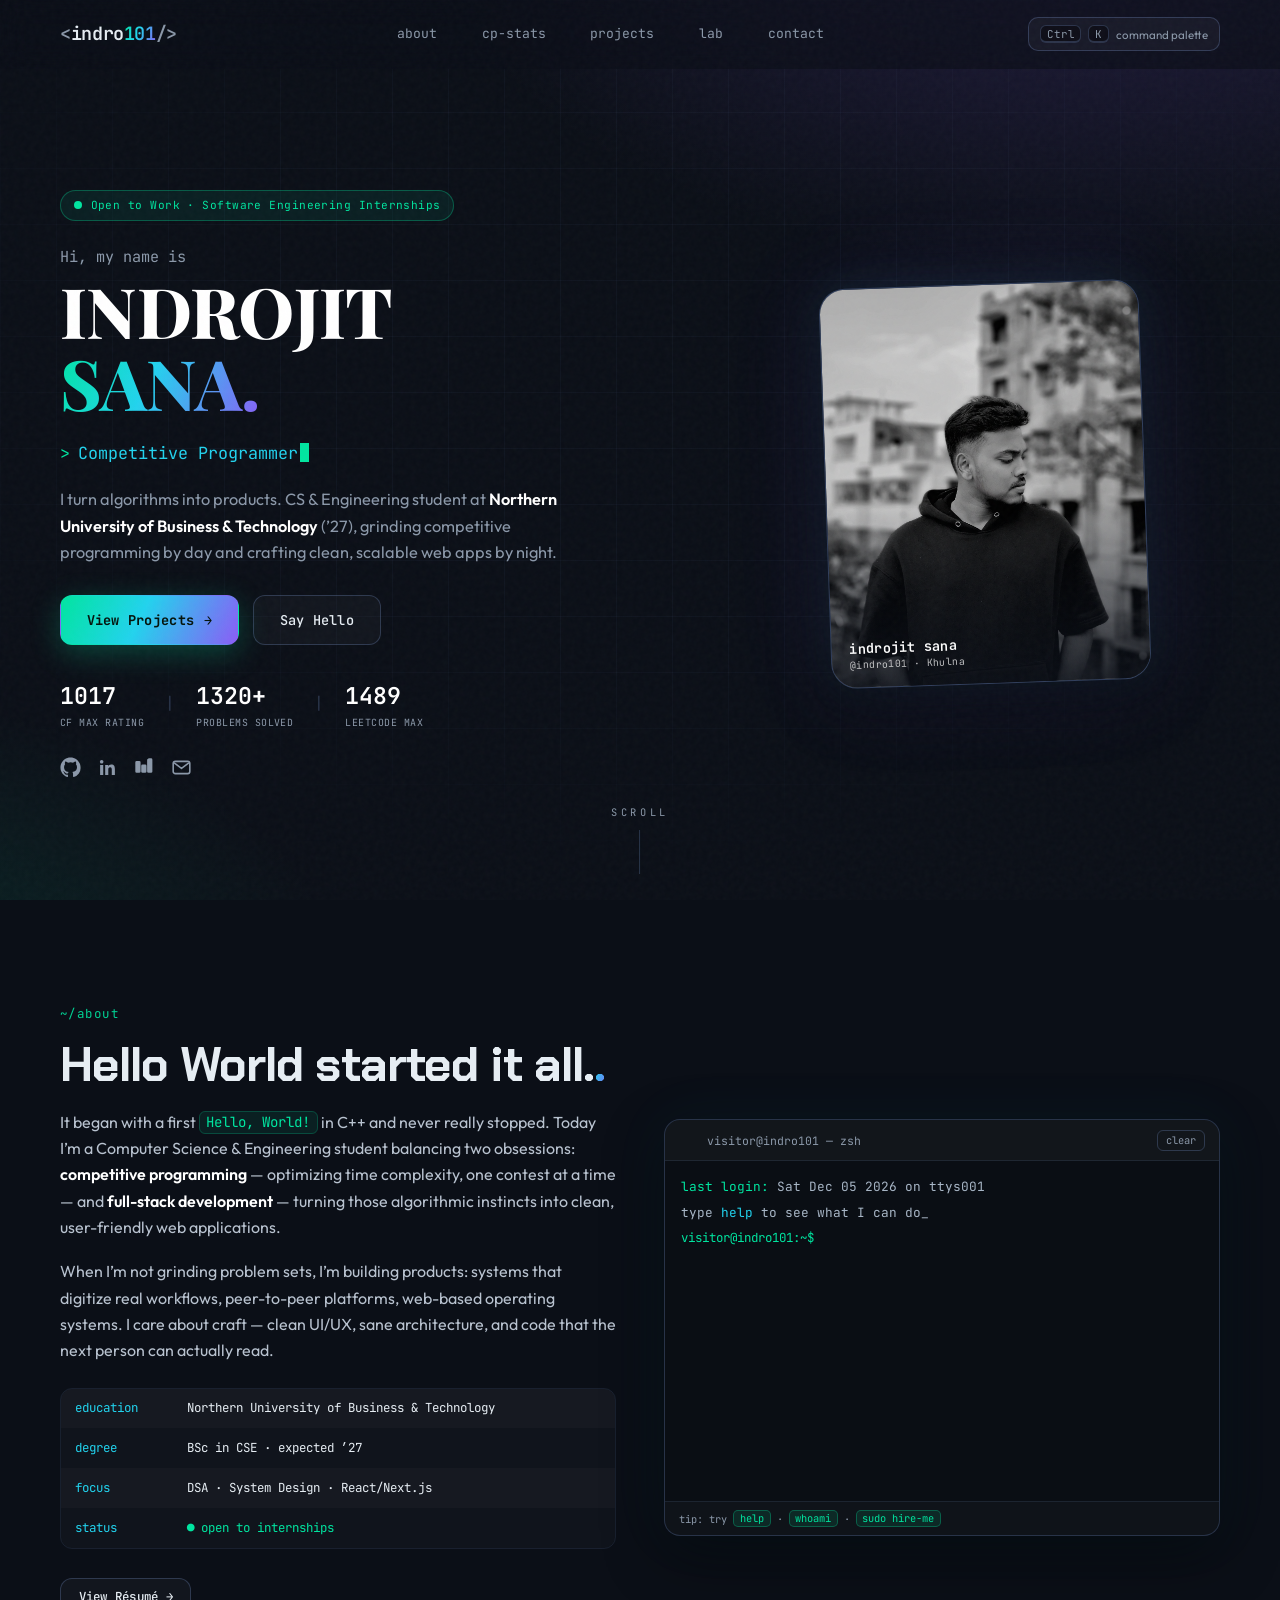
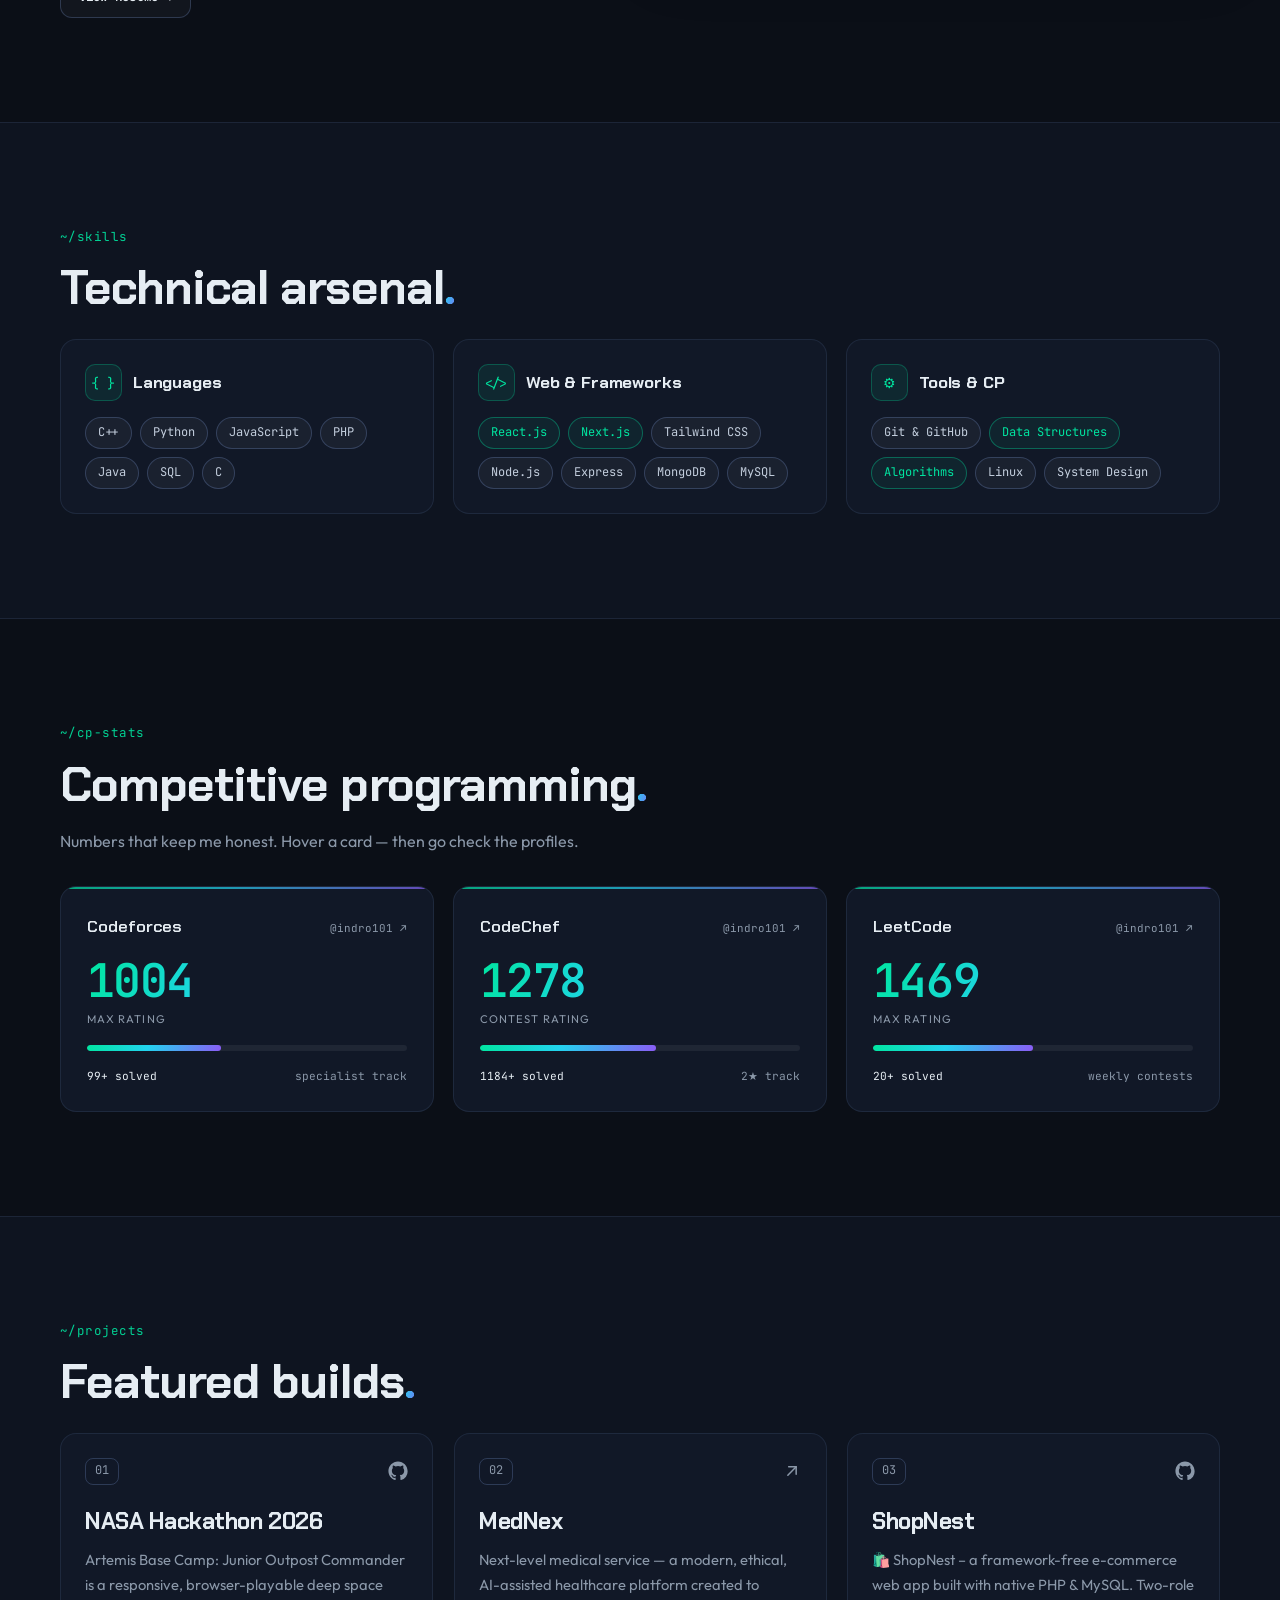
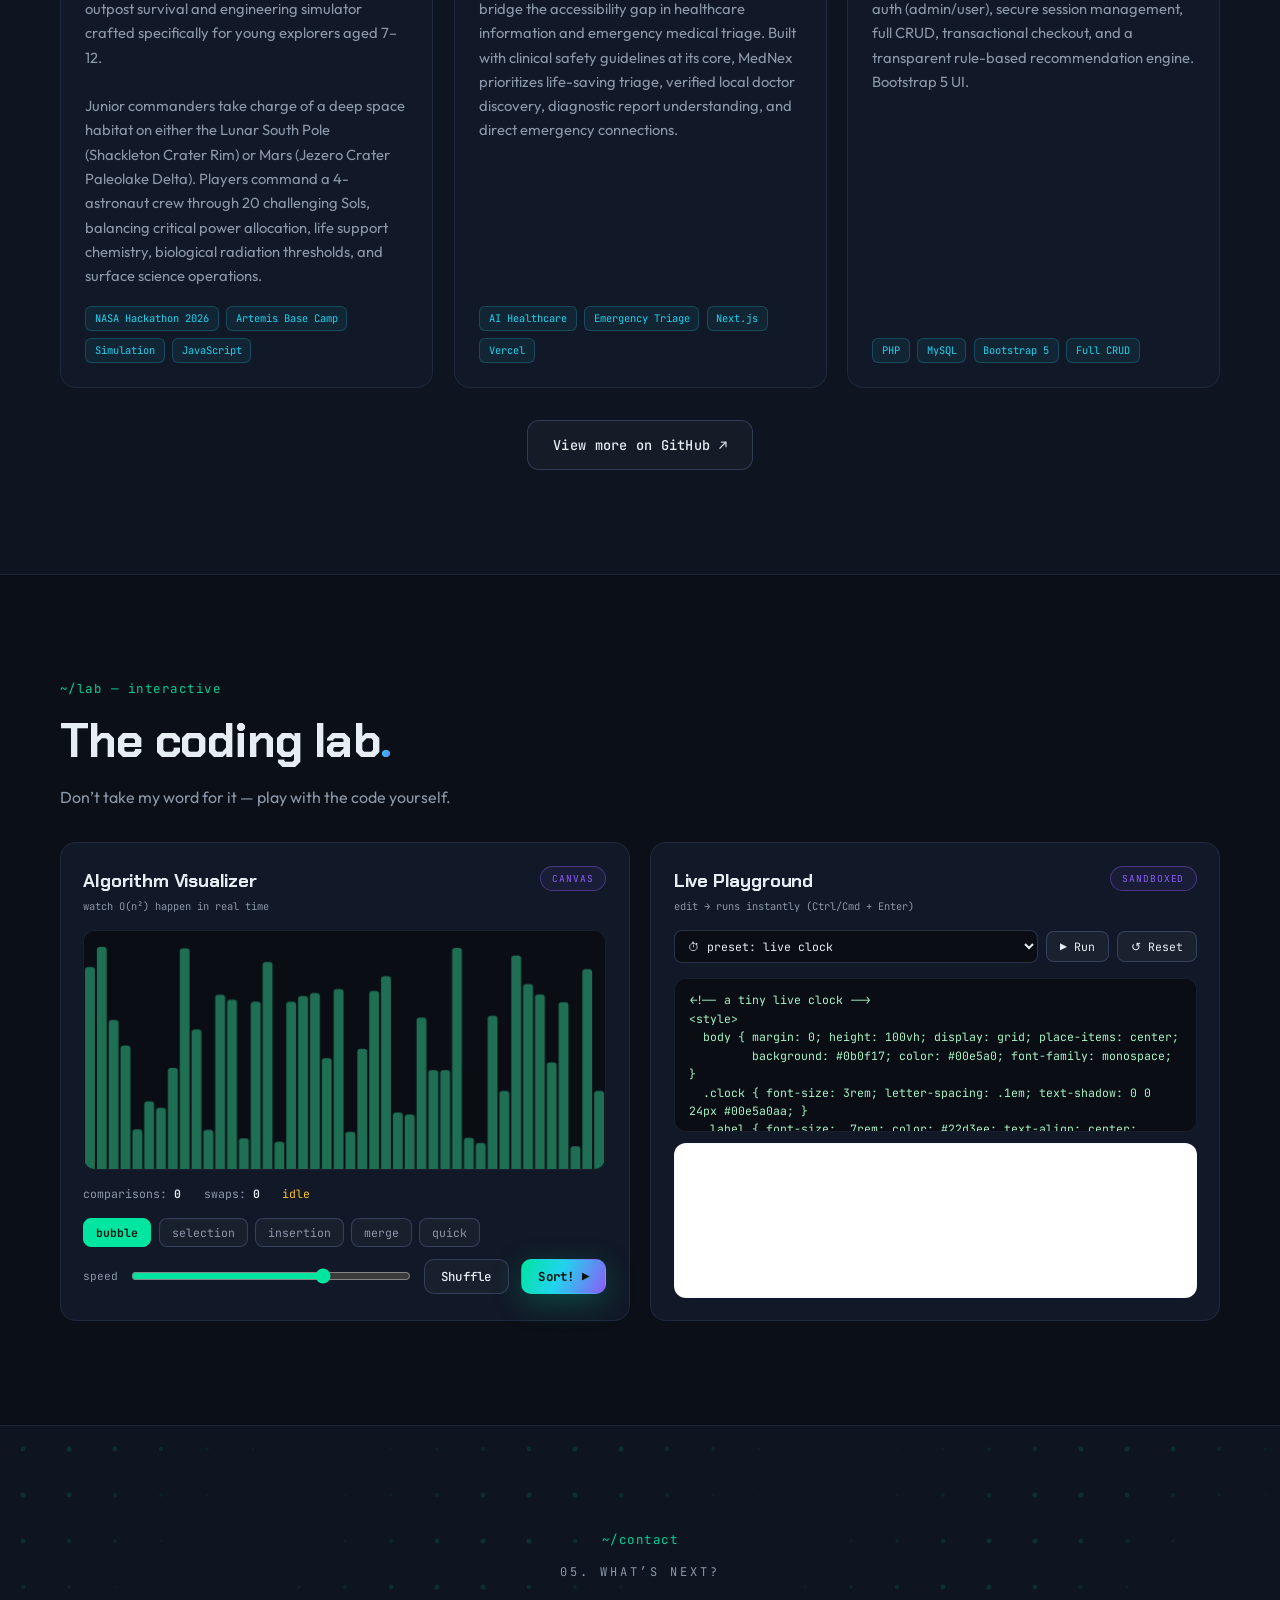
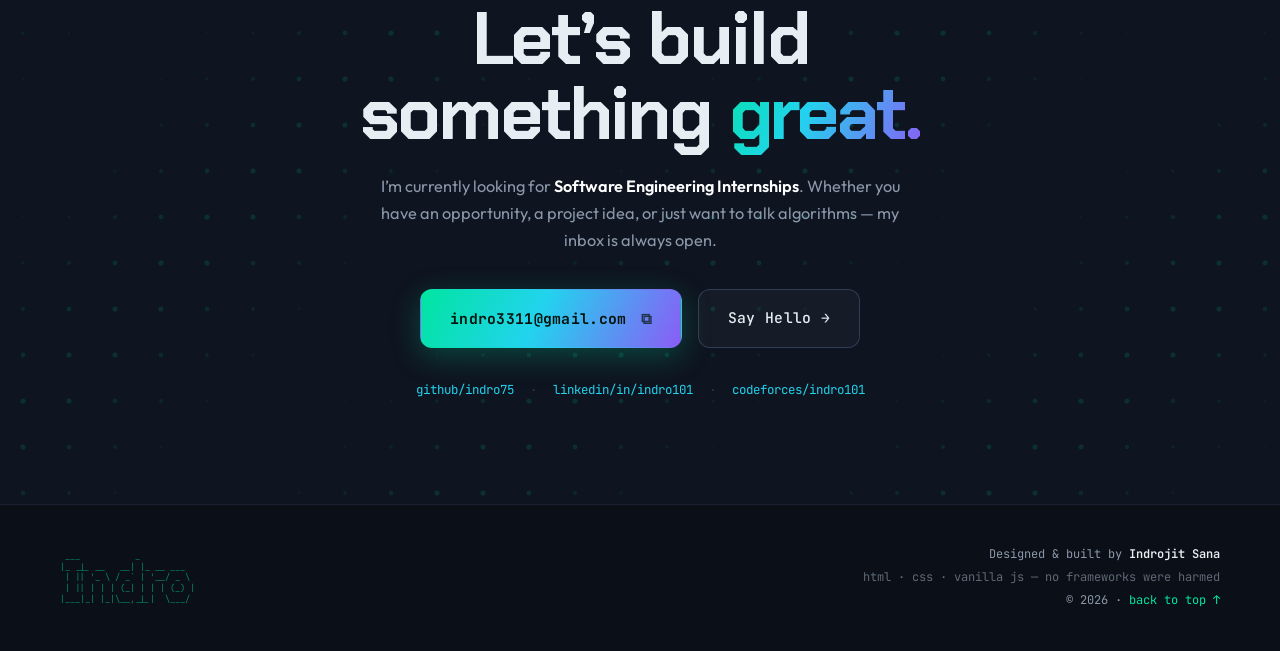
<file: index.html>
<!DOCTYPE html>
<html lang="en">
<head>
<meta charset="UTF-8" />
<meta name="viewport" content="width=device-width, initial-scale=1.0" />
<title>Indrojit Sana — Competitive Programmer & Full-Stack Developer</title>
<meta name="description" content="Portfolio of Indrojit Sana (@indro101) — CSE student at NUBT '27, competitive programmer (Codeforces 1017, CodeChef 1295, LeetCode 1489) and full-stack developer building scalable web apps with React, Next.js, Node & PHP." />
<meta name="author" content="Indrojit Sana" />
<meta property="og:title" content="Indrojit Sana — Competitive Programmer & Full-Stack Developer" />
<meta property="og:description" content="I turn algorithms into products. Explore my projects, competitive programming journey and an interactive lab." />
<meta property="og:type" content="website" />
<link rel="icon" type="image/svg+xml" href="favicon.svg" />
<link rel="preconnect" href="https://fonts.googleapis.com" />
<link rel="preconnect" href="https://fonts.gstatic.com" crossorigin />
<link href="https://fonts.googleapis.com/css2?family=Playfair+Display:wght@600;700;800&family=Chakra+Petch:wght@400;500;600;700&family=Outfit:wght@400;500;600&family=JetBrains+Mono:ital,wght@0,400;0,500;0,600;1,400&display=swap" rel="stylesheet" />
<link rel="stylesheet" href="css/styles.css" />
</head>
<body>

<!-- ═══════════ NAV ═══════════ -->
<header class="nav" id="topnav">
  <div class="nav-inner container">
    <a class="logo" href="#home" aria-label="Home"><span class="logo-bracket">&lt;</span>indro<span class="logo-accent">101</span><span class="logo-bracket">/&gt;</span></a>
    <nav class="nav-links" id="navLinks">
      <a href="#about">about</a>
      <a href="#cp">cp-stats</a>
      <a href="#projects">projects</a>
      <a href="#lab">lab</a>
      <a href="#contact">contact</a>
    </nav>
    <div class="nav-right">
      <button class="palette-btn" id="openPalette" aria-label="Open command palette">
        <kbd>Ctrl</kbd><kbd>K</kbd><span>command palette</span>
      </button>
      <button class="hamburger" id="hamburger" aria-label="Toggle menu"><span></span><span></span><span></span></button>
    </div>
  </div>
  <div class="mobile-menu" id="mobileMenu">
    <a href="#about">about</a>
    <a href="#skills">skills</a>
    <a href="#cp">cp-stats</a>
    <a href="#projects">projects</a>
    <a href="#lab">lab</a>
    <a href="#contact">contact</a>
  </div>
</header>

<main>
<!-- ═══════════ HERO ═══════════ -->
<section class="hero" id="home">
  <canvas id="rainCanvas" aria-hidden="true"></canvas>
  <div class="hero-glow" aria-hidden="true"></div>
  <div class="container hero-inner">
    <div class="hero-copy">
      <div class="availability"><span class="pulse-dot"></span> Open to Work · Software Engineering Internships</div>
      <p class="hero-eyebrow mono">Hi, my name is</p>
      <h1 class="hero-name">INDROJIT<br /><span class="grad-text">SANA.</span></h1>
      <p class="hero-role"><span class="mono prompt-arrow">&gt;</span> <span id="typewriter" class="mono"></span><span class="caret"></span></p>
      <p class="hero-sub">I turn algorithms into products. CS &amp; Engineering student at <strong>Northern University of Business &amp; Technology</strong> (’27), grinding competitive programming by day and crafting clean, scalable web apps by night.</p>
      <div class="hero-ctas">
        <a href="#projects" class="btn btn-primary">View Projects <span aria-hidden="true">→</span></a>
        <a href="mailto:indro3311@gmail.com" class="btn btn-ghost">Say Hello</a>
      </div>
      <div class="hero-stats mono">
        <div class="hstat"><span class="hstat-num" data-target="1017">0</span><span class="hstat-label">CF Max Rating</span></div>
        <div class="hstat-sep">|</div>
        <div class="hstat"><span class="hstat-num" data-target="1320" data-suffix="+">0</span><span class="hstat-label">Problems Solved</span></div>
        <div class="hstat-sep">|</div>
        <div class="hstat"><span class="hstat-num" data-target="1489">0</span><span class="hstat-label">LeetCode Max</span></div>
      </div>
      <div class="hero-socials">
        <a href="https://github.com/indro75" target="_blank" rel="noopener" aria-label="GitHub"><svg viewBox="0 0 24 24" fill="currentColor"><path d="M12 .5C5.65.5.5 5.65.5 12c0 5.08 3.29 9.39 7.86 10.91.58.11.79-.25.79-.55 0-.27-.01-1.17-.02-2.12-3.2.7-3.88-1.36-3.88-1.36-.52-1.33-1.28-1.68-1.28-1.68-1.04-.71.08-.7.08-.7 1.15.08 1.76 1.18 1.76 1.18 1.03 1.75 2.69 1.25 3.35.96.1-.74.4-1.25.72-1.54-2.55-.29-5.24-1.28-5.24-5.68 0-1.26.45-2.28 1.18-3.09-.12-.29-.51-1.45.11-3.02 0 0 .97-.31 3.17 1.18a11 11 0 0 1 5.86 0c2.2-1.49 3.16-1.18 3.16-1.18.63 1.57.24 2.73.12 3.02.73.81 1.18 1.83 1.18 3.09 0 4.41-2.7 5.38-5.27 5.66.41.35.77 1.05.77 2.12 0 1.53-.01 2.76-.01 3.14 0 .3.2.67.8.55A10.52 10.52 0 0 0 23.5 12C23.5 5.65 18.35.5 12 .5z"/></svg></a>
        <a href="https://www.linkedin.com/in/indro101/" target="_blank" rel="noopener" aria-label="LinkedIn"><svg viewBox="0 0 24 24" fill="currentColor"><path d="M20.45 20.45h-3.55v-5.57c0-1.33-.03-3.04-1.85-3.04-1.86 0-2.14 1.45-2.14 2.94v5.67H9.35V9h3.41v1.56h.05c.47-.9 1.63-1.85 3.37-1.85 3.6 0 4.27 2.37 4.27 5.45v6.29zM5.34 7.43a2.06 2.06 0 0 1-2.07-2.06A2.06 2.06 0 0 1 5.34 3.3a2.06 2.06 0 0 1 2.06 2.07 2.06 2.06 0 0 1-2.06 2.06zM7.12 20.45H3.56V9h3.56v11.45z"/></svg></a>
        <a href="https://codeforces.com/profile/indro101" target="_blank" rel="noopener" aria-label="Codeforces"><svg viewBox="0 0 24 24" fill="currentColor"><path d="M4.5 7.5A1.5 1.5 0 0 0 3 9v10.5A1.5 1.5 0 0 0 4.5 21h3A1.5 1.5 0 0 0 9 19.5V9a1.5 1.5 0 0 0-1.5-1.5h-3zm6.75 4A1.5 1.5 0 0 0 9.75 13v6.5a1.5 1.5 0 0 0 1.5 1.5h3a1.5 1.5 0 0 0 1.5-1.5V13a1.5 1.5 0 0 0-1.5-1.5h-3zm6.75-6.5A1.5 1.5 0 0 0 16.5 6v13.5a1.5 1.5 0 0 0 1.5 1.5h3a1.5 1.5 0 0 0 1.5-1.5V6a1.5 1.5 0 0 0-1.5-1.5h-3z" transform="translate(-1.5 -3)"/></svg></a>
        <a href="mailto:indro3311@gmail.com" aria-label="Email"><svg viewBox="0 0 24 24" fill="none" stroke="currentColor" stroke-width="1.8" stroke-linecap="round" stroke-linejoin="round"><rect x="2.5" y="5" width="19" height="14" rx="2.5"/><path d="m4 7 8 6 8-6"/></svg></a>
      </div>
    </div>

    <!-- Portrait -->
    <div class="hero-visual">
      <figure class="portrait-card">
        <img src="assets/img-0.jpg" alt="Indrojit Sana — portrait" fetchpriority="high" />
        <figcaption class="portrait-tag mono"><span class="portrait-name">indrojit sana</span><span class="portrait-handle">@indro101 · Khulna</span></figcaption>
      </figure>
    </div>
  </div>
  <a class="scroll-hint mono" href="#about">scroll<span class="scroll-line"></span></a>
</section>

<!-- ═══════════ ABOUT + TERMINAL ═══════════ -->
<section class="section" id="about">
  <div class="container">
    <p class="section-tag mono">~/about</p>
    <div class="about-grid">
      <div class="about-text reveal">
        <h2 class="section-title">Hello World started it all.<span class="grad-dot">.</span></h2>
        <p>It began with a first <code class="inline-code">Hello, World!</code> in C++ and never really stopped. Today I’m a Computer Science &amp; Engineering student balancing two obsessions: <strong>competitive programming</strong> — optimizing time complexity, one contest at a time — and <strong>full-stack development</strong> — turning those algorithmic instincts into clean, user-friendly web applications.</p>
        <p>When I’m not grinding problem sets, I’m building products: systems that digitize real workflows, peer-to-peer platforms, web-based operating systems. I care about craft — clean UI/UX, sane architecture, and code that the next person can actually read.</p>
        <ul class="about-facts mono">
          <li><span class="fact-key">education</span> Northern University of Business &amp; Technology</li>
          <li><span class="fact-key">degree&nbsp;&nbsp;&nbsp;</span> BSc in CSE · expected ’27</li>
          <li><span class="fact-key">focus&nbsp;&nbsp;&nbsp;&nbsp;&nbsp;</span> DSA · System Design · React/Next.js</li>
          <li><span class="fact-key">status&nbsp;&nbsp;&nbsp;&nbsp;</span> <span class="fact-ok">● open to internships</span></li>
        </ul>
        <a class="btn btn-ghost btn-sm" href="cv.html">View Résumé →</a>
      </div>

      <!-- Interactive terminal -->
      <div class="terminal reveal" id="terminal" aria-label="Interactive terminal — type help">
        <div class="terminal-bar">
          <span class="dot dot-red"></span><span class="dot dot-yellow"></span><span class="dot dot-green"></span>
          <span class="terminal-title mono">visitor@indro101 — zsh</span>
          <button class="terminal-clear mono" id="termClear" title="Clear terminal">clear</button>
        </div>
        <div class="terminal-body" id="termBody">
          <div class="term-out mono" id="termOut"></div>
          <div class="term-input-row mono">
            <span class="term-prompt">visitor@indro101:~$</span>
            <input class="term-input mono" id="termInput" type="text" autocomplete="off" autocapitalize="off" spellcheck="false" aria-label="Terminal input" />
          </div>
        </div>
        <div class="terminal-hint mono">tip: try <button class="hint-cmd" data-cmd="help">help</button> · <button class="hint-cmd" data-cmd="whoami">whoami</button> · <button class="hint-cmd" data-cmd="sudo hire-me">sudo hire-me</button></div>
      </div>
    </div>
  </div>
</section>

<!-- ═══════════ SKILLS ═══════════ -->
<section class="section section-alt" id="skills">
  <div class="container">
    <p class="section-tag mono">~/skills</p>
    <h2 class="section-title reveal">Technical arsenal<span class="grad-dot">.</span></h2>
    <div class="skills-grid">
      <div class="skill-card reveal">
        <div class="skill-card-head"><span class="skill-icon">{ }</span><h3>Languages</h3></div>
        <div class="chips">
          <span class="chip">C++</span><span class="chip">Python</span><span class="chip">JavaScript</span><span class="chip">PHP</span><span class="chip">Java</span><span class="chip">SQL</span><span class="chip">C</span>
        </div>
      </div>
      <div class="skill-card reveal">
        <div class="skill-card-head"><span class="skill-icon">&lt;/&gt;</span><h3>Web &amp; Frameworks</h3></div>
        <div class="chips">
          <span class="chip chip-hot">React.js</span><span class="chip chip-hot">Next.js</span><span class="chip">Tailwind CSS</span><span class="chip">Node.js</span><span class="chip">Express</span><span class="chip">MongoDB</span><span class="chip">MySQL</span>
        </div>
      </div>
      <div class="skill-card reveal">
        <div class="skill-card-head"><span class="skill-icon">⚙</span><h3>Tools &amp; CP</h3></div>
        <div class="chips">
          <span class="chip">Git &amp; GitHub</span><span class="chip chip-hot">Data Structures</span><span class="chip chip-hot">Algorithms</span><span class="chip">Linux</span><span class="chip">System Design</span>
        </div>
      </div>
    </div>
  </div>
</section>

<!-- ═══════════ CP STATS ═══════════ -->
<section class="section" id="cp">
  <div class="container">
    <p class="section-tag mono">~/cp-stats</p>
    <h2 class="section-title reveal">Competitive programming<span class="grad-dot">.</span></h2>
    <p class="section-sub reveal">Numbers that keep me honest. Hover a card — then go check the profiles.</p>
    <div class="cp-grid">
      <a class="cp-card reveal" href="https://codeforces.com/profile/indro101" target="_blank" rel="noopener">
        <div class="cp-head"><span class="cp-platform">Codeforces</span><span class="cp-handle mono">@indro101 ↗</span></div>
        <div class="cp-rating mono" data-target="1017">0</div>
        <div class="cp-rating-label">max rating</div>
        <div class="cp-bar"><div class="cp-bar-fill cf" data-width="42"></div></div>
        <div class="cp-foot mono"><span><span data-target="100" data-suffix="+">0</span> solved</span><span>specialist track</span></div>
      </a>
      <a class="cp-card reveal" href="https://www.codechef.com/users/indro101" target="_blank" rel="noopener">
        <div class="cp-head"><span class="cp-platform">CodeChef</span><span class="cp-handle mono">@indro101 ↗</span></div>
        <div class="cp-rating mono" data-target="1295">0</div>
        <div class="cp-rating-label">contest rating</div>
        <div class="cp-bar"><div class="cp-bar-fill chef" data-width="55"></div></div>
        <div class="cp-foot mono"><span><span data-target="1200" data-suffix="+">0</span> solved</span><span>2★ track</span></div>
      </a>
      <a class="cp-card reveal" href="https://leetcode.com/u/indro101/" target="_blank" rel="noopener">
        <div class="cp-head"><span class="cp-platform">LeetCode</span><span class="cp-handle mono">@indro101 ↗</span></div>
        <div class="cp-rating mono" data-target="1489">0</div>
        <div class="cp-rating-label">max rating</div>
        <div class="cp-bar"><div class="cp-bar-fill lc" data-width="50"></div></div>
        <div class="cp-foot mono"><span><span data-target="20" data-suffix="+">0</span> solved</span><span>weekly contests</span></div>
      </a>
    </div>
  </div>
</section>

<!-- ═══════════ PROJECTS ═══════════ -->
<section class="section section-alt" id="projects">
  <div class="container">
    <p class="section-tag mono">~/projects</p>
    <h2 class="section-title reveal">Featured builds<span class="grad-dot">.</span></h2>
    <div class="projects-grid">

      <article class="project-card reveal" data-tilt>
        <div class="project-glow"></div>
        <div class="project-top">
          <span class="project-num mono">01</span>
          <div class="project-links">
            <a href="https://github.com/indro75/Artemis-Base-Camp" target="_blank" rel="noopener" aria-label="NASA Hackathon 2026 - Artemis Base Camp source code"><svg viewBox="0 0 24 24" fill="currentColor"><path d="M12 .5C5.65.5.5 5.65.5 12c0 5.08 3.29 9.39 7.86 10.91.58.11.79-.25.79-.55 0-.27-.01-1.17-.02-2.12-3.2.7-3.88-1.36-3.88-1.36-.52-1.33-1.28-1.68-1.28-1.68-1.04-.71.08-.7.08-.7 1.15.08 1.76 1.18 1.76 1.18 1.03 1.75 2.69 1.25 3.35.96.1-.74.4-1.25.72-1.54-2.55-.29-5.24-1.28-5.24-5.68 0-1.26.45-2.28 1.18-3.09-.12-.29-.51-1.45.11-3.02 0 0 .97-.31 3.17 1.18a11 11 0 0 1 5.86 0c2.2-1.49 3.16-1.18 3.16-1.18.63 1.57.24 2.73.12 3.02.73.81 1.18 1.83 1.18 3.09 0 4.41-2.7 5.38-5.27 5.66.41.35.77 1.05.77 2.12 0 1.53-.01 2.76-.01 3.14 0 .3.2.67.8.55A10.52 10.52 0 0 0 23.5 12C23.5 5.65 18.35.5 12 .5z"/></svg></a>
          </div>
        </div>
        <h3 class="project-name">NASA Hackathon 2026</h3>
        <p class="project-desc">Artemis Base Camp: Junior Outpost Commander is a responsive, browser-playable deep space outpost survival and engineering simulator crafted specifically for young explorers aged 7–12.<br /><br />Junior commanders take charge of a deep space habitat on either the Lunar South Pole (Shackleton Crater Rim) or Mars (Jezero Crater Paleolake Delta). Players command a 4-astronaut crew through 20 challenging Sols, balancing critical power allocation, life support chemistry, biological radiation thresholds, and surface science operations.</p>
        <div class="project-tags mono"><span>NASA Hackathon 2026</span><span>Artemis Base Camp</span><span>Simulation</span><span>JavaScript</span></div>
      </article>

      <article class="project-card reveal" data-tilt>
        <div class="project-glow"></div>
        <div class="project-top">
          <span class="project-num mono">02</span>
          <div class="project-links">
            <a href="https://med-nex.vercel.app/" target="_blank" rel="noopener" aria-label="MedNex live demo"><svg viewBox="0 0 24 24" fill="none" stroke="currentColor" stroke-width="1.8" stroke-linecap="round" stroke-linejoin="round"><path d="M7 17 17 7"/><path d="M8 7h9v9"/></svg></a>
          </div>
        </div>
        <h3 class="project-name">MedNex</h3>
        <p class="project-desc">Next-level medical service — a modern, ethical, AI-assisted healthcare platform created to bridge the accessibility gap in healthcare information and emergency medical triage. Built with clinical safety guidelines at its core, MedNex prioritizes life-saving triage, verified local doctor discovery, diagnostic report understanding, and direct emergency connections.</p>
        <div class="project-tags mono"><span>AI Healthcare</span><span>Emergency Triage</span><span>Next.js</span><span>Vercel</span></div>
      </article>

      <article class="project-card reveal" data-tilt>
        <div class="project-glow"></div>
        <div class="project-top">
          <span class="project-num mono">03</span>
          <div class="project-links">
            <a href="https://github.com/indro75/Shopnest_eCommerceApp" target="_blank" rel="noopener" aria-label="ShopNest source code"><svg viewBox="0 0 24 24" fill="currentColor"><path d="M12 .5C5.65.5.5 5.65.5 12c0 5.08 3.29 9.39 7.86 10.91.58.11.79-.25.79-.55 0-.27-.01-1.17-.02-2.12-3.2.7-3.88-1.36-3.88-1.36-.52-1.33-1.28-1.68-1.28-1.68-1.04-.71.08-.7.08-.7 1.15.08 1.76 1.18 1.76 1.18 1.03 1.75 2.69 1.25 3.35.96.1-.74.4-1.25.72-1.54-2.55-.29-5.24-1.28-5.24-5.68 0-1.26.45-2.28 1.18-3.09-.12-.29-.51-1.45.11-3.02 0 0 .97-.31 3.17 1.18a11 11 0 0 1 5.86 0c2.2-1.49 3.16-1.18 3.16-1.18.63 1.57.24 2.73.12 3.02.73.81 1.18 1.83 1.18 3.09 0 4.41-2.7 5.38-5.27 5.66.41.35.77 1.05.77 2.12 0 1.53-.01 2.76-.01 3.14 0 .3.2.67.8.55A10.52 10.52 0 0 0 23.5 12C23.5 5.65 18.35.5 12 .5z"/></svg></a>
          </div>
        </div>
        <h3 class="project-name">ShopNest</h3>
        <p class="project-desc">🛍️ ShopNest – a framework-free e-commerce web app built with native PHP &amp; MySQL. Two-role auth (admin/user), secure session management, full CRUD, transactional checkout, and a transparent rule-based recommendation engine. Bootstrap 5 UI.</p>
        <div class="project-tags mono"><span>PHP</span><span>MySQL</span><span>Bootstrap 5</span><span>Full CRUD</span></div>
      </article>
    </div>
    <div class="projects-more reveal"><a class="btn btn-ghost" href="https://github.com/indro75" target="_blank" rel="noopener">View more on GitHub ↗</a></div>
  </div>
</section>

<!-- ═══════════ THE LAB ═══════════ -->
<section class="section" id="lab">
  <div class="container">
    <p class="section-tag mono">~/lab — interactive</p>
    <h2 class="section-title reveal">The coding lab<span class="grad-dot">.</span></h2>
    <p class="section-sub reveal">Don’t take my word for it — play with the code yourself.</p>

    <div class="lab-grid">
      <!-- Sorting visualizer -->
      <div class="lab-panel reveal">
        <div class="lab-panel-head">
          <div><h3>Algorithm Visualizer</h3><p class="mono lab-panel-sub">watch O(n²) happen in real time</p></div>
          <span class="lab-badge mono">canvas</span>
        </div>
        <canvas id="sortCanvas" class="sort-canvas" height="240"></canvas>
        <div class="sort-stats mono"><span>comparisons: <b id="cmpCount">0</b></span><span>swaps: <b id="swapCount">0</b></span><span id="sortStatus" class="sort-status">idle</span></div>
        <div class="sort-controls">
          <div class="algo-btns mono" id="algoBtns">
            <button class="algo-btn active" data-algo="bubble">bubble</button>
            <button class="algo-btn" data-algo="selection">selection</button>
            <button class="algo-btn" data-algo="insertion">insertion</button>
            <button class="algo-btn" data-algo="merge">merge</button>
            <button class="algo-btn" data-algo="quick">quick</button>
          </div>
          <div class="sort-row">
            <label class="speed-label mono" for="speedRange">speed</label>
            <input type="range" id="speedRange" min="1" max="100" value="70" />
            <button class="btn btn-small btn-ghost" id="shuffleBtn">Shuffle</button>
            <button class="btn btn-small btn-primary" id="sortBtn">Sort! ▶</button>
          </div>
        </div>
      </div>

      <!-- Live playground -->
      <div class="lab-panel reveal">
        <div class="lab-panel-head">
          <div><h3>Live Playground</h3><p class="mono lab-panel-sub">edit → runs instantly (Ctrl/Cmd + Enter)</p></div>
          <span class="lab-badge mono">sandboxed</span>
        </div>
        <div class="playground-toolbar mono">
          <select id="presetSelect" aria-label="Load a preset">
            <option value="clock">⏱ preset: live clock</option>
            <option value="button">✦ preset: neon button</option>
            <option value="card">▤ preset: gradient card</option>
          </select>
          <button class="pg-btn" id="runBtn">▶ Run</button>
          <button class="pg-btn" id="resetBtn">↺ Reset</button>
        </div>
        <div class="playground-split">
          <textarea id="playgroundCode" class="mono" spellcheck="false" aria-label="Editable HTML/CSS/JS"></textarea>
          <iframe id="playgroundFrame" title="Live preview" sandbox="allow-scripts"></iframe>
        </div>
      </div>
    </div>
  </div>
</section>

<!-- ═══════════ CONTACT ═══════════ -->
<section class="section contact-section" id="contact">
  <canvas id="gridCanvas" aria-hidden="true"></canvas>
  <div class="container contact-inner reveal">
    <p class="section-tag mono">~/contact</p>
    <p class="contact-kicker mono">05. What’s Next?</p>
    <h2 class="contact-title">Let’s build<br />something<span class="grad-text"> great.</span></h2>
    <p class="contact-sub">I’m currently looking for <strong>Software Engineering Internships</strong>. Whether you have an opportunity, a project idea, or just want to talk algorithms — my inbox is always open.</p>
    <div class="contact-actions">
      <button class="btn btn-primary btn-lg" id="copyEmailBtn">
        <span id="copyEmailLabel">indro3311@gmail.com</span>
        <span class="copy-icon" aria-hidden="true">⧉</span>
      </button>
      <a class="btn btn-ghost btn-lg" href="mailto:indro3311@gmail.com">Say Hello →</a>
    </div>
    <div class="contact-links mono">
      <a href="https://github.com/indro75" target="_blank" rel="noopener">github/indro75</a>
      <span class="sep">·</span>
      <a href="https://www.linkedin.com/in/indro101/" target="_blank" rel="noopener">linkedin/in/indro101</a>
      <span class="sep">·</span>
      <a href="https://codeforces.com/profile/indro101" target="_blank" rel="noopener">codeforces/indro101</a>
    </div>
  </div>
</section>
</main>

<!-- ═══════════ FOOTER ═══════════ -->
<footer class="footer">
  <div class="container footer-inner">
    <pre class="footer-ascii mono"> ___           _
|_ _|_ __   __| |_ __ ___
 | || '_ \ / _` | '__/ _ \
 | || | | | (_| | | | (_) |
|___|_| |_|\__,_|_|  \___/</pre>
    <div class="footer-meta">
      <p class="mono">Designed &amp; built by <strong>Indrojit Sana</strong></p>
      <p class="footer-built mono">html · css · vanilla js — no frameworks were harmed</p>
      <p class="footer-copy mono">© <span id="footerYear"></span> · <a href="#home">back to top ↑</a></p>
    </div>
  </div>
</footer>

<!-- ═══════════ COMMAND PALETTE ═══════════ -->
<div class="palette-overlay" id="paletteOverlay" role="dialog" aria-modal="true" aria-label="Command palette" hidden>
  <div class="palette">
    <div class="palette-input-row">
      <span class="palette-icon mono">❯</span>
      <input id="paletteInput" class="mono" type="text" placeholder="Type a command or search…" autocomplete="off" autocapitalize="off" spellcheck="false" />
      <kbd class="palette-esc mono">ESC</kbd>
    </div>
    <ul class="palette-list" id="paletteList" role="listbox"></ul>
    <div class="palette-foot mono"><span>↑↓ navigate</span><span>↵ run</span><span>esc close</span></div>
  </div>
</div>

<div class="toast mono" id="toast" role="status" aria-live="polite"></div>

<script src="js/main.js" defer></script>
<script src="js/terminal.js" defer></script>
<script src="js/visualizer.js" defer></script>
<script src="js/playground.js" defer></script>
<script src="js/palette.js" defer></script>
</body>
</html>
</file>
<file: css/styles.css>
/* ═══════════════════════════════════════════════════════════
   INDROJIT SANA — Portfolio · modern dark developer aesthetic
   ═══════════════════════════════════════════════════════════ */
:root {
  --bg: #0b0f17;
  --bg-2: #0e1420;
  --panel: #111827;
  --panel-2: #151d2e;
  --border: rgba(148, 184, 255, 0.10);
  --border-strong: rgba(148, 184, 255, 0.22);
  --text: #e6edf3;
  --muted: #8b98a9;
  --mint: #00e5a0;
  --cyan: #22d3ee;
  --violet: #8b5cf6;
  --amber: #fbbf24;
  --red: #f87171;
  --grad: linear-gradient(115deg, #00e5a0 0%, #22d3ee 45%, #8b5cf6 100%);
  --grad-soft: linear-gradient(115deg, rgba(0,229,160,.16), rgba(34,211,238,.12) 45%, rgba(139,92,246,.16));
  --shadow: 0 20px 60px rgba(0, 0, 0, 0.45);
  --mono: 'JetBrains Mono', monospace;
  --display: 'Chakra Petch', sans-serif;
  --name: 'Playfair Display', Georgia, serif;
  --body: 'Outfit', sans-serif;
  --radius: 16px;
}

* { margin: 0; padding: 0; box-sizing: border-box; }
html { scroll-behavior: smooth; scroll-padding-top: 90px; }
body {
  background: var(--bg);
  color: var(--text);
  font-family: var(--body);
  line-height: 1.65;
  overflow-x: hidden;
  -webkit-font-smoothing: antialiased;
}
/* film grain */
body::after {
  content: "";
  position: fixed; inset: 0; z-index: 2000; pointer-events: none; opacity: .05;
  background-image: url("data:image/svg+xml,%3Csvg viewBox='0 0 200 200' xmlns='http://www.w3.org/2000/svg'%3E%3Cfilter id='n'%3E%3CfeTurbulence type='fractalNoise' baseFrequency='0.85' numOctaves='4' stitchTiles='stitch'/%3E%3C/filter%3E%3Crect width='100%25' height='100%25' filter='url(%23n)' opacity='0.6'/%3E%3C/svg%3E");
}
.mono { font-family: var(--mono); }
.container { width: min(1160px, 100% - 3rem); margin-inline: auto; }
strong { color: #fff; font-weight: 600; }
code.inline-code { font-family: var(--mono); font-size: .88em; background: rgba(0,229,160,.08); border: 1px solid rgba(0,229,160,.22); color: var(--mint); padding: .1em .45em; border-radius: 6px; }
a { color: inherit; text-decoration: none; }
button { cursor: pointer; font-family: inherit; }
::selection { background: rgba(0,229,160,.28); color: #04140c; }

/* ═══════════ BUTTONS ═══════════ */
.btn {
  display: inline-flex; align-items: center; gap: .6rem;
  font-family: var(--mono); font-size: .85rem; font-weight: 500; letter-spacing: .02em;
  padding: .8rem 1.6rem; border-radius: 12px; border: 1px solid transparent;
  transition: transform .25s, box-shadow .25s, background .25s, border-color .25s;
  white-space: nowrap;
}
.btn:hover { transform: translateY(-2px); }
.btn:active { transform: translateY(0) scale(.98); }
.btn-primary { background: var(--grad); color: #04140c; font-weight: 700; box-shadow: 0 8px 30px rgba(0,229,160,.25); }
.btn-primary:hover { box-shadow: 0 12px 40px rgba(0,229,160,.4); }
.btn-ghost { background: rgba(255,255,255,.03); border-color: var(--border-strong); color: var(--text); }
.btn-ghost:hover { border-color: var(--mint); color: var(--mint); }
.btn-small { padding: .5rem 1rem; font-size: .78rem; border-radius: 10px; }
.btn-lg { padding: 1rem 1.8rem; font-size: .92rem; }
.btn-sm { padding: .55rem 1.1rem; font-size: .78rem; }

/* ═══════════ NAV ═══════════ */
.nav {
  position: fixed; top: 0; left: 0; right: 0; z-index: 100;
  backdrop-filter: blur(14px); -webkit-backdrop-filter: blur(14px);
  background: rgba(11,15,23,.65);
  border-bottom: 1px solid transparent;
  transition: border-color .3s, background .3s;
}
.nav.scrolled { border-bottom-color: var(--border); background: rgba(11,15,23,.85); }
.nav-inner { display: flex; align-items: center; justify-content: space-between; height: 68px; gap: 1rem; }
.logo { font-family: var(--mono); font-weight: 600; font-size: 1.15rem; letter-spacing: -.02em; }
.logo-bracket { color: var(--muted); }
.logo-accent { background: var(--grad); -webkit-background-clip: text; background-clip: text; -webkit-text-fill-color: transparent; }
.nav-links { display: flex; gap: 1.6rem; }
.nav-links a {
  font-family: var(--mono); font-size: .82rem; color: var(--muted); position: relative; padding: .2rem .1rem;
  transition: color .2s;
}
.nav-links a::before { content: "./"; color: rgba(0,229,160,0); transition: color .2s; }
.nav-links a:hover { color: var(--mint); }
.nav-links a:hover::before { color: rgba(0,229,160,.6); }
.palette-btn {
  display: flex; align-items: center; gap: .45rem;
  background: rgba(255,255,255,.04); border: 1px solid var(--border-strong);
  color: var(--muted); border-radius: 10px; padding: .42rem .7rem; font-size: .72rem;
  transition: border-color .2s, color .2s;
}
.palette-btn:hover { border-color: var(--mint); color: var(--mint); }
.palette-btn kbd { background: rgba(0,0,0,.4); border: 1px solid var(--border-strong); border-bottom-width: 2px; border-radius: 6px; padding: .05rem .35rem; font-family: var(--mono); font-size: .68rem; }
.hamburger { display: none; flex-direction: column; gap: 5px; background: none; border: none; padding: .5rem; z-index: 110; }
.hamburger span { width: 22px; height: 2px; background: var(--text); transition: transform .3s, opacity .3s; }
.hamburger.open span:nth-child(1) { transform: translateY(7px) rotate(45deg); }
.hamburger.open span:nth-child(2) { opacity: 0; }
.hamburger.open span:nth-child(3) { transform: translateY(-7px) rotate(-45deg); }
.mobile-menu {
  display: none; flex-direction: column; gap: 1.1rem; padding: 1.4rem 1.5rem 1.8rem;
  background: rgba(11,15,23,.97); border-bottom: 1px solid var(--border);
  backdrop-filter: blur(14px);
}
.mobile-menu a { font-family: var(--mono); color: var(--muted); font-size: .95rem; }
.mobile-menu a:hover { color: var(--mint); }
.mobile-menu.open { display: flex; }

/* ═══════════ HERO ═══════════ */
.hero {
  position: relative; min-height: 100svh; display: flex; flex-direction: column; justify-content: center;
  overflow: hidden;
  background:
    radial-gradient(1100px 600px at 85% -10%, rgba(139,92,246,.18), transparent 60%),
    radial-gradient(900px 500px at -15% 110%, rgba(0,229,160,.12), transparent 60%),
    var(--bg);
}
#rainCanvas { position: absolute; inset: 0; width: 100%; height: 100%; opacity: .35; }
.hero-glow {
  position: absolute; inset: 0; pointer-events: none;
  background-image:
    linear-gradient(rgba(148,184,255,.035) 1px, transparent 1px),
    linear-gradient(90deg, rgba(148,184,255,.035) 1px, transparent 1px);
  background-size: 56px 56px;
  mask-image: radial-gradient(ellipse 90% 80% at 50% 40%, black 40%, transparent 75%);
  -webkit-mask-image: radial-gradient(ellipse 90% 80% at 50% 40%, black 40%, transparent 75%);
}
.hero-inner {
  position: relative; z-index: 1;
  display: grid; grid-template-columns: 1.15fr .85fr; gap: 3.5rem; align-items: center;
  padding-top: 68px;
}
.availability {
  display: inline-flex; align-items: center; gap: .55rem;
  font-family: var(--mono); font-size: .7rem; letter-spacing: .04em; color: var(--mint);
  background: rgba(0,229,160,.08); border: 1px solid rgba(0,229,160,.3);
  padding: .35rem .8rem; border-radius: 100px; margin-bottom: 1.4rem; width: fit-content;
}
.pulse-dot { width: 8px; height: 8px; border-radius: 50%; background: var(--mint); animation: pulse 1.6s ease-in-out infinite; }
@keyframes pulse { 0%,100% { box-shadow: 0 0 0 0 rgba(0,229,160,.6); } 50% { box-shadow: 0 0 0 5px rgba(0,229,160,0); } }
.hero-eyebrow { color: var(--muted); font-size: .95rem; margin-bottom: .4rem; }
.hero-name {
  font-family: var(--name); font-weight: 800; line-height: 1.03; letter-spacing: -.01em;
  font-size: clamp(2.3rem, 5.9vw, 4.35rem); color: #fff; margin-bottom: 1.3rem;
}
.grad-text { background: var(--grad); -webkit-background-clip: text; background-clip: text; -webkit-text-fill-color: transparent; }
.hero-role { font-size: 1.05rem; color: var(--text); margin-bottom: 1.1rem; min-height: 1.7em; }
.prompt-arrow { color: var(--mint); margin-right: .3rem; }
#typewriter { color: var(--cyan); }
.caret { display: inline-block; width: .55em; height: 1.1em; background: var(--mint); vertical-align: -0.15em; margin-left: 2px; animation: blink 1.05s steps(1) infinite; }
@keyframes blink { 50% { opacity: 0; } }
.hero-sub { color: var(--muted); max-width: 34rem; margin-bottom: 1.8rem; font-size: 1.02rem; }
.hero-ctas { display: flex; gap: .9rem; flex-wrap: wrap; margin-bottom: 2rem; }
.hero-stats { display: flex; align-items: center; gap: 1.3rem; margin-bottom: 1.6rem; flex-wrap: wrap; }
.hstat { display: flex; flex-direction: column; }
.hstat-num { font-size: 1.45rem; font-weight: 600; color: #fff; }
.hstat-label { font-size: .62rem; color: var(--muted); letter-spacing: .05em; text-transform: uppercase; }
.hstat-sep { color: var(--border-strong); }
.hero-socials { display: flex; gap: 1rem; }
.hero-socials a { color: var(--muted); transition: color .2s, transform .2s; }
.hero-socials a:hover { color: var(--mint); transform: translateY(-3px); }
.hero-socials svg { width: 21px; height: 21px; display: block; }

/* Hero visual: portrait */
.hero-visual { position: relative; display: flex; justify-content: center; align-items: center; min-height: 460px; }
.portrait-card {
  position: relative; width: min(320px, 72vw); aspect-ratio: 4 / 5;
  border-radius: 26px; overflow: hidden; transform: rotate(-2deg);
  border: 1px solid var(--border-strong);
  box-shadow: var(--shadow), 0 0 90px rgba(139,92,246,.16), 0 0 40px rgba(0,229,160,.08);
  z-index: 1; background: var(--panel-2);
}
.portrait-card img { width: 100%; height: 100%; object-fit: cover; object-position: center 12%; display: block; }
.portrait-card::after {
  content: ""; position: absolute; inset: 0;
  background: linear-gradient(180deg, transparent 55%, rgba(11,15,23,.88) 100%);
  pointer-events: none;
}
.portrait-tag {
  position: absolute; left: 1.1rem; bottom: 1rem; z-index: 1;
  display: flex; flex-direction: column; line-height: 1.35;
}
.portrait-name { color: #fff; font-size: .85rem; font-weight: 600; letter-spacing: .02em; }
.portrait-handle { color: rgba(255,255,255,.72); font-size: .62rem; letter-spacing: .04em; }

.scroll-hint {
  position: absolute; bottom: 1.6rem; left: 50%; transform: translateX(-50%);
  display: flex; flex-direction: column; align-items: center; gap: .6rem;
  font-size: .65rem; letter-spacing: .35em; text-transform: uppercase; color: var(--muted); z-index: 1;
}
.scroll-line { width: 1px; height: 44px; background: var(--border-strong); position: relative; overflow: hidden; }
.scroll-line::after { content: ""; position: absolute; top: -14px; left: 0; width: 100%; height: 14px; background: var(--mint); animation: scrollLine 1.8s ease-in-out infinite; }
@keyframes scrollLine { 0% { top: -14px; } 60%,100% { top: 100%; } }

/* ═══════════ SECTIONS ═══════════ */
.section { padding: 6.5rem 0; position: relative; }
.section-alt { background: var(--bg-2); border-top: 1px solid var(--border); border-bottom: 1px solid var(--border); }
.section-tag { font-size: .78rem; color: var(--mint); letter-spacing: .12em; margin-bottom: .8rem; opacity: .9; }
.section-title { font-family: var(--display); font-size: clamp(1.9rem, 4.2vw, 3rem); font-weight: 700; letter-spacing: -.02em; line-height: 1.15; margin-bottom: 1rem; }
.grad-dot { background: var(--grad); -webkit-background-clip: text; background-clip: text; -webkit-text-fill-color: transparent; }
.section-sub { color: var(--muted); margin-bottom: 2rem; max-width: 36rem; }

/* reveal on scroll */
.reveal { opacity: 0; transform: translateY(34px); transition: opacity .7s cubic-bezier(.22,1,.36,1), transform .7s cubic-bezier(.22,1,.36,1); }
.reveal.visible { opacity: 1; transform: none; }

/* ═══════════ ABOUT ═══════════ */
.about-grid { display: grid; grid-template-columns: 1fr 1fr; gap: 3rem; align-items: center; margin-top: .5rem; }
.about-text p { color: #b8c2cf; margin-bottom: 1.1rem; }
.about-facts { list-style: none; margin: 1.5rem 0 1.8rem; font-size: .78rem; border: 1px solid var(--border); border-radius: 12px; overflow: hidden; }
.about-facts li { padding: .6rem .9rem; background: rgba(255,255,255,.02); display: flex; gap: .8rem; align-items: baseline; }
.about-facts li:nth-child(odd) { background: rgba(255,255,255,.045); }
.fact-key { color: var(--cyan); min-width: 6.2rem; }
.fact-ok { color: var(--mint); }

/* Terminal */
.terminal {
  border-radius: var(--radius); overflow: hidden; border: 1px solid var(--border-strong);
  background: #0a0e14; box-shadow: var(--shadow), 0 0 60px rgba(34,211,238,.06);
  display: flex; flex-direction: column;
}
.terminal-bar { display: flex; align-items: center; gap: .45rem; padding: .6rem .9rem; background: rgba(255,255,255,.03); border-bottom: 1px solid var(--border); }
.terminal-title { margin-left: .4rem; font-size: .72rem; color: var(--muted); flex: 1; }
.terminal-clear { background: none; border: 1px solid var(--border-strong); color: var(--muted); border-radius: 6px; font-size: .65rem; padding: .15rem .5rem; }
.terminal-clear:hover { color: var(--red); border-color: var(--red); }
.terminal-body { padding: .9rem 1rem; height: 340px; overflow-y: auto; font-size: .8rem; cursor: text; }
.terminal-body::-webkit-scrollbar { width: 8px; }
.terminal-body::-webkit-scrollbar-thumb { background: #1f2b3f; border-radius: 4px; }
.term-out { white-space: pre-wrap; word-break: break-word; }
.term-line { margin-bottom: .3rem; }
.term-cmd { color: #fff; }
.term-res { color: #a8b6c6; }
.term-ok { color: var(--mint); }
.term-warn { color: var(--amber); }
.term-err { color: var(--red); }
.term-accent { color: var(--cyan); }
.term-input-row { display: flex; align-items: center; gap: .5rem; margin-top: .35rem; }
.term-prompt { color: var(--mint); white-space: nowrap; font-size: .78rem; }
.term-input { flex: 1; background: transparent; border: none; outline: none; color: #fff; font-size: .8rem; caret-color: var(--mint); }
.terminal-hint { padding: .45rem .9rem; font-size: .65rem; color: var(--muted); border-top: 1px solid var(--border); background: rgba(255,255,255,.02); }
.hint-cmd { background: rgba(0,229,160,.1); border: 1px solid rgba(0,229,160,.3); color: var(--mint); border-radius: 5px; font-size: .65rem; padding: .05rem .35rem; font-family: var(--mono); }
.hint-cmd:hover { background: rgba(0,229,160,.2); }

/* ═══════════ SKILLS ═══════════ */
.skills-grid { display: grid; grid-template-columns: repeat(3, 1fr); gap: 1.2rem; margin-top: 1.5rem; }
.skill-card {
  background: var(--panel); border: 1px solid var(--border); border-radius: var(--radius); padding: 1.5rem;
  transition: border-color .3s, transform .3s, box-shadow .3s;
}
.skill-card:hover { border-color: var(--border-strong); transform: translateY(-4px); box-shadow: var(--shadow); }
.skill-card-head { display: flex; align-items: center; gap: .7rem; margin-bottom: 1rem; }
.skill-icon {
  font-family: var(--mono); color: var(--mint); background: rgba(0,229,160,.08);
  border: 1px solid rgba(0,229,160,.25); width: 2.3rem; height: 2.3rem; border-radius: 10px;
  display: grid; place-items: center; font-size: .85rem;
}
.skill-card h3 { font-family: var(--display); font-size: 1.05rem; letter-spacing: -.01em; }
.chips { display: flex; flex-wrap: wrap; gap: .5rem; }
.chip {
  font-family: var(--mono); font-size: .75rem; color: #c3cedd;
  background: rgba(255,255,255,.04); border: 1px solid var(--border-strong);
  padding: .32rem .75rem; border-radius: 100px; transition: all .2s;
}
.chip:hover { color: var(--mint); border-color: rgba(0,229,160,.4); transform: translateY(-2px); }
.chip-hot { color: var(--mint); border-color: rgba(0,229,160,.35); background: rgba(0,229,160,.06); }

/* ═══════════ CP STATS ═══════════ */
.cp-grid { display: grid; grid-template-columns: repeat(3, 1fr); gap: 1.2rem; margin-top: 1.5rem; }
.cp-card {
  background: var(--panel); border: 1px solid var(--border); border-radius: var(--radius); padding: 1.6rem;
  transition: transform .3s, border-color .3s, box-shadow .3s; position: relative; overflow: hidden;
}
.cp-card::before { content: ""; position: absolute; top: 0; left: 0; right: 0; height: 2px; background: var(--grad); opacity: .7; }
.cp-card:hover { transform: translateY(-5px); border-color: var(--border-strong); box-shadow: var(--shadow); }
.cp-head { display: flex; justify-content: space-between; align-items: baseline; gap: .5rem; margin-bottom: 1.1rem; }
.cp-platform { font-family: var(--display); font-weight: 600; font-size: 1.05rem; }
.cp-handle { font-size: .68rem; color: var(--muted); }
.cp-card:hover .cp-handle { color: var(--mint); }
.cp-rating { font-size: 2.9rem; font-weight: 600; line-height: 1; letter-spacing: -.03em;
  background: var(--grad); -webkit-background-clip: text; background-clip: text; -webkit-text-fill-color: transparent; }
.cp-rating-label { font-size: .7rem; color: var(--muted); text-transform: uppercase; letter-spacing: .1em; margin: .35rem 0 1rem; }
.cp-bar { height: 6px; background: rgba(255,255,255,.06); border-radius: 3px; overflow: hidden; margin-bottom: 1rem; }
.cp-bar-fill { height: 100%; width: 0; border-radius: 3px; background: var(--grad); transition: width 1.4s cubic-bezier(.22,1,.36,1); }
.cp-foot { display: flex; justify-content: space-between; font-size: .7rem; color: var(--muted); }
.cp-foot span:first-child { color: var(--text); }

/* ═══════════ PROJECTS ═══════════ */
.projects-grid { display: grid; grid-template-columns: repeat(3, 1fr); gap: 1.3rem; margin-top: 1.5rem; perspective: 1200px; }
.project-card {
  position: relative; background: var(--panel); border: 1px solid var(--border); border-radius: var(--radius);
  padding: 1.5rem; overflow: hidden; transform-style: preserve-3d;
  transition: border-color .3s; will-change: transform;
  display: flex; flex-direction: column;
}
.project-card:hover { border-color: var(--border-strong); }
.project-glow {
  position: absolute; width: 320px; height: 320px; border-radius: 50%; pointer-events: none;
  background: radial-gradient(circle, rgba(0,229,160,.14), transparent 70%);
  top: var(--gy, -100px); left: var(--gx, -100px); transform: translate(-50%, -50%); opacity: 0; transition: opacity .3s;
}
.project-card:hover .project-glow { opacity: 1; }
.project-top { display: flex; justify-content: space-between; align-items: center; margin-bottom: 1.1rem; }
.project-num { font-size: .75rem; color: var(--muted); border: 1px solid var(--border-strong); border-radius: 8px; padding: .15rem .55rem; }
.project-links { display: flex; gap: .7rem; }
.project-links a { color: var(--muted); transition: color .2s, transform .2s; }
.project-links a:hover { color: var(--mint); transform: translateY(-2px); }
.project-links svg { width: 20px; height: 20px; display: block; }
.project-name { font-family: var(--display); font-size: 1.45rem; letter-spacing: -.02em; margin-bottom: .5rem; }
.project-desc { color: var(--muted); font-size: .92rem; margin-bottom: 1.1rem; min-height: 4.5em; }
.project-tags { display: flex; flex-wrap: wrap; gap: .45rem; margin-top: auto; }
.project-tags span { font-size: .65rem; color: var(--cyan); background: rgba(34,211,238,.07); border: 1px solid rgba(34,211,238,.22); border-radius: 6px; padding: .18rem .55rem; }
.projects-more { margin-top: 2rem; text-align: center; }

/* ═══════════ THE LAB ═══════════ */
.lab-grid { display: grid; grid-template-columns: 1fr 1fr; gap: 1.3rem; margin-top: 1.5rem; }
.lab-panel {
  background: var(--panel); border: 1px solid var(--border); border-radius: var(--radius);
  padding: 1.4rem; display: flex; flex-direction: column; gap: .9rem;
}
.lab-panel-head { display: flex; justify-content: space-between; align-items: flex-start; gap: 1rem; }
.lab-panel-head h3 { font-family: var(--display); font-size: 1.15rem; letter-spacing: -.01em; }
.lab-panel-sub { font-size: .65rem; color: var(--muted); margin-top: .15rem; }
.lab-badge { font-size: .6rem; letter-spacing: .1em; text-transform: uppercase; color: var(--violet); border: 1px solid rgba(139,92,246,.4); background: rgba(139,92,246,.08); border-radius: 100px; padding: .25rem .7rem; white-space: nowrap; }

.sort-canvas { width: 100%; height: 240px; background: #0a0e14; border: 1px solid var(--border); border-radius: 12px; display: block; }
.sort-stats { display: flex; gap: 1.4rem; font-size: .72rem; color: var(--muted); flex-wrap: wrap; }
.sort-stats b { color: var(--text); font-weight: 600; }
.sort-status { color: var(--amber); }
.sort-status.done { color: var(--mint); }
.algo-btns { display: flex; gap: .45rem; flex-wrap: wrap; }
.algo-btn {
  font-size: .72rem; color: var(--muted); background: rgba(255,255,255,.03);
  border: 1px solid var(--border-strong); border-radius: 8px; padding: .4rem .75rem; transition: all .2s;
}
.algo-btn:hover { color: var(--text); }
.algo-btn.active { color: #04140c; background: var(--mint); border-color: var(--mint); font-weight: 600; }
.algo-btn:disabled { opacity: .45; cursor: not-allowed; }
.sort-row { display: flex; align-items: center; gap: .8rem; margin-top: .7rem; flex-wrap: wrap; }
.speed-label { font-size: .7rem; color: var(--muted); }
#speedRange { flex: 1; min-width: 90px; accent-color: var(--mint); }

.playground-toolbar { display: flex; gap: .5rem; align-items: center; }
#presetSelect {
  flex: 1; background: #0a0e14; color: var(--text); border: 1px solid var(--border-strong);
  border-radius: 8px; padding: .45rem .6rem; font-family: var(--mono); font-size: .72rem; outline: none;
}
#presetSelect:focus { border-color: var(--mint); }
.pg-btn { background: rgba(255,255,255,.04); border: 1px solid var(--border-strong); color: var(--text); border-radius: 8px; padding: .45rem .8rem; font-family: var(--mono); font-size: .72rem; transition: all .2s; }
.pg-btn:hover { border-color: var(--mint); color: var(--mint); }
.playground-split { display: grid; grid-template-rows: 1fr 1fr; gap: .7rem; flex: 1; min-height: 320px; }
#playgroundCode {
  background: #0a0e14; color: #a5f3c6; border: 1px solid var(--border); border-radius: 12px;
  padding: .8rem .9rem; font-size: .72rem; line-height: 1.6; resize: none; outline: none; min-height: 150px;
  tab-size: 2;
}
#playgroundCode:focus { border-color: rgba(0,229,160,.4); }
#playgroundFrame { background: #fff; border: 1px solid var(--border); border-radius: 12px; width: 100%; height: 100%; min-height: 140px; }

/* ═══════════ CONTACT ═══════════ */
.contact-section { background: var(--bg-2); border-top: 1px solid var(--border); text-align: center; overflow: hidden; position: relative; }
#gridCanvas { position: absolute; inset: 0; width: 100%; height: 100%; opacity: .5; }
.contact-inner { position: relative; z-index: 1; display: flex; flex-direction: column; align-items: center; }
.contact-kicker { color: var(--muted); font-size: .75rem; letter-spacing: .25em; text-transform: uppercase; margin-bottom: 1.2rem; }
.contact-title { font-family: var(--display); font-weight: 700; font-size: clamp(2.6rem, 7vw, 4.6rem); line-height: 1.02; letter-spacing: -.03em; margin-bottom: 1.3rem; }
.contact-sub { color: var(--muted); max-width: 33rem; margin-bottom: 2.2rem; font-size: 1.02rem; }
.contact-actions { display: flex; gap: 1rem; flex-wrap: wrap; justify-content: center; margin-bottom: 2rem; }
#copyEmailBtn { gap: .9rem; }
.copy-icon { opacity: .7; }
.contact-links { display: flex; gap: 1rem; align-items: center; font-size: .78rem; color: var(--muted); flex-wrap: wrap; justify-content: center; }
.contact-links a { color: var(--cyan); }
.contact-links a:hover { color: var(--mint); text-decoration: underline; }
.sep { color: var(--border-strong); }

/* ═══════════ FOOTER ═══════════ */
.footer { border-top: 1px solid var(--border); padding: 2.5rem 0; background: var(--bg); }
.footer-inner { display: flex; align-items: center; justify-content: space-between; gap: 2rem; flex-wrap: wrap; }
.footer-ascii { font-size: .55rem; line-height: 1.25; color: rgba(0,229,160,.55); user-select: none; }
.footer-meta { text-align: right; }
.footer-meta p { font-size: .75rem; color: var(--muted); }
.footer-meta strong { color: var(--text); }
.footer-built { opacity: .65; margin: .2rem 0; }
.footer-copy a { color: var(--mint); }

/* ═══════════ COMMAND PALETTE ═══════════ */
.palette-overlay {
  position: fixed; inset: 0; z-index: 1000; background: rgba(4,8,14,.7); backdrop-filter: blur(6px);
  display: flex; align-items: flex-start; justify-content: center; padding: 14vh 1.2rem 2rem;
}
.palette-overlay[hidden] { display: none; }
.palette {
  width: min(560px, 100%); background: #10161f; border: 1px solid var(--border-strong);
  border-radius: 14px; overflow: hidden; box-shadow: var(--shadow), 0 0 90px rgba(0,229,160,.08);
  animation: paletteIn .18s ease-out;
}
@keyframes paletteIn { from { opacity: 0; transform: translateY(-12px) scale(.98); } to { opacity: 1; transform: none; } }
.palette-input-row { display: flex; align-items: center; gap: .7rem; padding: .9rem 1rem; border-bottom: 1px solid var(--border); }
.palette-icon { color: var(--mint); }
#paletteInput { flex: 1; background: none; border: none; outline: none; color: #fff; font-size: .95rem; }
.palette-esc { font-size: .6rem; color: var(--muted); border: 1px solid var(--border-strong); border-radius: 5px; padding: .15rem .4rem; }
.palette-list { list-style: none; max-height: 320px; overflow-y: auto; padding: .5rem; }
.palette-item {
  display: flex; align-items: center; gap: .75rem; padding: .55rem .6rem; border-radius: 9px;
  color: #c3cedd; font-size: .85rem; cursor: pointer;
}
.palette-item .p-icon { width: 1.6rem; text-align: center; color: var(--muted); }
.palette-item .p-hint { margin-left: auto; font-family: var(--mono); font-size: .62rem; color: var(--muted); }
.palette-item.active { background: rgba(0,229,160,.1); color: var(--mint); }
.palette-item.active .p-icon { color: var(--mint); }
.palette-empty { padding: 1.2rem; text-align: center; color: var(--muted); font-size: .8rem; }
.palette-foot { display: flex; gap: 1.2rem; padding: .5rem 1rem; border-top: 1px solid var(--border); font-size: .6rem; color: var(--muted); }

/* ═══════════ TOAST ═══════════ */
.toast {
  position: fixed; bottom: 1.6rem; left: 50%; transform: translate(-50%, 16px);
  background: #10161f; border: 1px solid rgba(0,229,160,.4); color: var(--mint);
  padding: .55rem 1.2rem; border-radius: 10px; font-size: .78rem; z-index: 1200;
  opacity: 0; pointer-events: none; transition: opacity .25s, transform .25s;
  box-shadow: 0 10px 40px rgba(0,0,0,.5);
}
.toast.show { opacity: 1; transform: translate(-50%, 0); }

/* ═══════════ RESPONSIVE ═══════════ */
@media (max-width: 1024px) {
  .lab-grid { grid-template-columns: 1fr; }
  .hero-inner { grid-template-columns: 1fr; gap: 2.2rem; padding-top: 90px; text-align: center; }
  .hero-copy { display: flex; flex-direction: column; align-items: center; }
  .hero-sub { margin-inline: auto; }
  .availability { margin-inline: auto; }
  .hero-ctas, .hero-stats, .hero-socials { justify-content: center; }
  .hero-visual { min-height: 0; }
  .about-grid { grid-template-columns: 1fr; }
  .skills-grid { grid-template-columns: 1fr; }
  .cp-grid { grid-template-columns: 1fr; max-width: 480px; margin-inline: auto; }
  .projects-grid { grid-template-columns: 1fr; max-width: 480px; margin-inline: auto; }
  .project-desc { min-height: 0; }
}
@media (max-width: 760px) {
  .nav-links, .palette-btn { display: none; }
  .hamburger { display: flex; }
  .footer-inner { flex-direction: column; text-align: center; }
  .footer-meta { text-align: center; }
  .footer-ascii { font-size: .42rem; }
  .hero-name { font-size: clamp(2rem, 12.5vw, 3.05rem); margin-bottom: 1.1rem; }
  .section { padding: 4rem 0; }
  .hero { min-height: 0; }
  .scroll-hint { display: none; }
  .hero-eyebrow { font-size: .85rem; }
  .hero-role { font-size: .92rem; }
  .hero-sub { font-size: .95rem; }
  .availability { font-size: .62rem; padding: .3rem .7rem; max-width: 100%; }
  .hstat-num { font-size: 1.2rem; }
  .hstat-sep { display: none; }
  .hero-stats { display: grid; grid-template-columns: repeat(3, auto); gap: .35rem .9rem; background: rgba(255,255,255,.03); border: 1px solid var(--border); border-radius: 14px; padding: .8rem 1.1rem; }
  .hstat { align-items: center; text-align: center; }
  .hstat-label { font-size: .52rem; }
  .hero-ctas { width: 100%; }
  .hero-ctas .btn { flex: 1; justify-content: center; padding-inline: .6rem; }
  /* terminal */
  .terminal-body { height: 280px; font-size: .74rem; }
  .terminal-hint { font-size: .58rem; }
  /* lab */
  .lab-panel { padding: 1rem; }
  .playground-split { min-height: 260px; }
  #playgroundFrame { min-height: 120px; }
  .algo-btn { padding: .35rem .55rem; font-size: .66rem; }
  .sort-stats { gap: .8rem; font-size: .66rem; }
  /* contact */
  .contact-actions { flex-direction: column; width: 100%; }
  .contact-actions .btn { width: 100%; justify-content: center; }
  .contact-title { font-size: clamp(2.2rem, 11vw, 3.2rem); }
  .section-title { line-height: 1.12; }
}
@media (max-width: 420px) {
  .container { width: min(100% - 2rem, 1160px); }
  .portrait-card { width: min(270px, 78vw); }
  .hero-stats { grid-template-columns: repeat(3, 1fr); }
  .hstat-num { font-size: 1.05rem; }
  .fact-key { min-width: 4.6rem; }
  .cv-topbar { padding: .9rem 1rem; }
}
@media (prefers-reduced-motion: reduce) {
  *, *::before, *::after { animation-duration: .01ms !important; animation-iteration-count: 1 !important; transition-duration: .01ms !important; }
  html { scroll-behavior: auto; }
}
</file>
